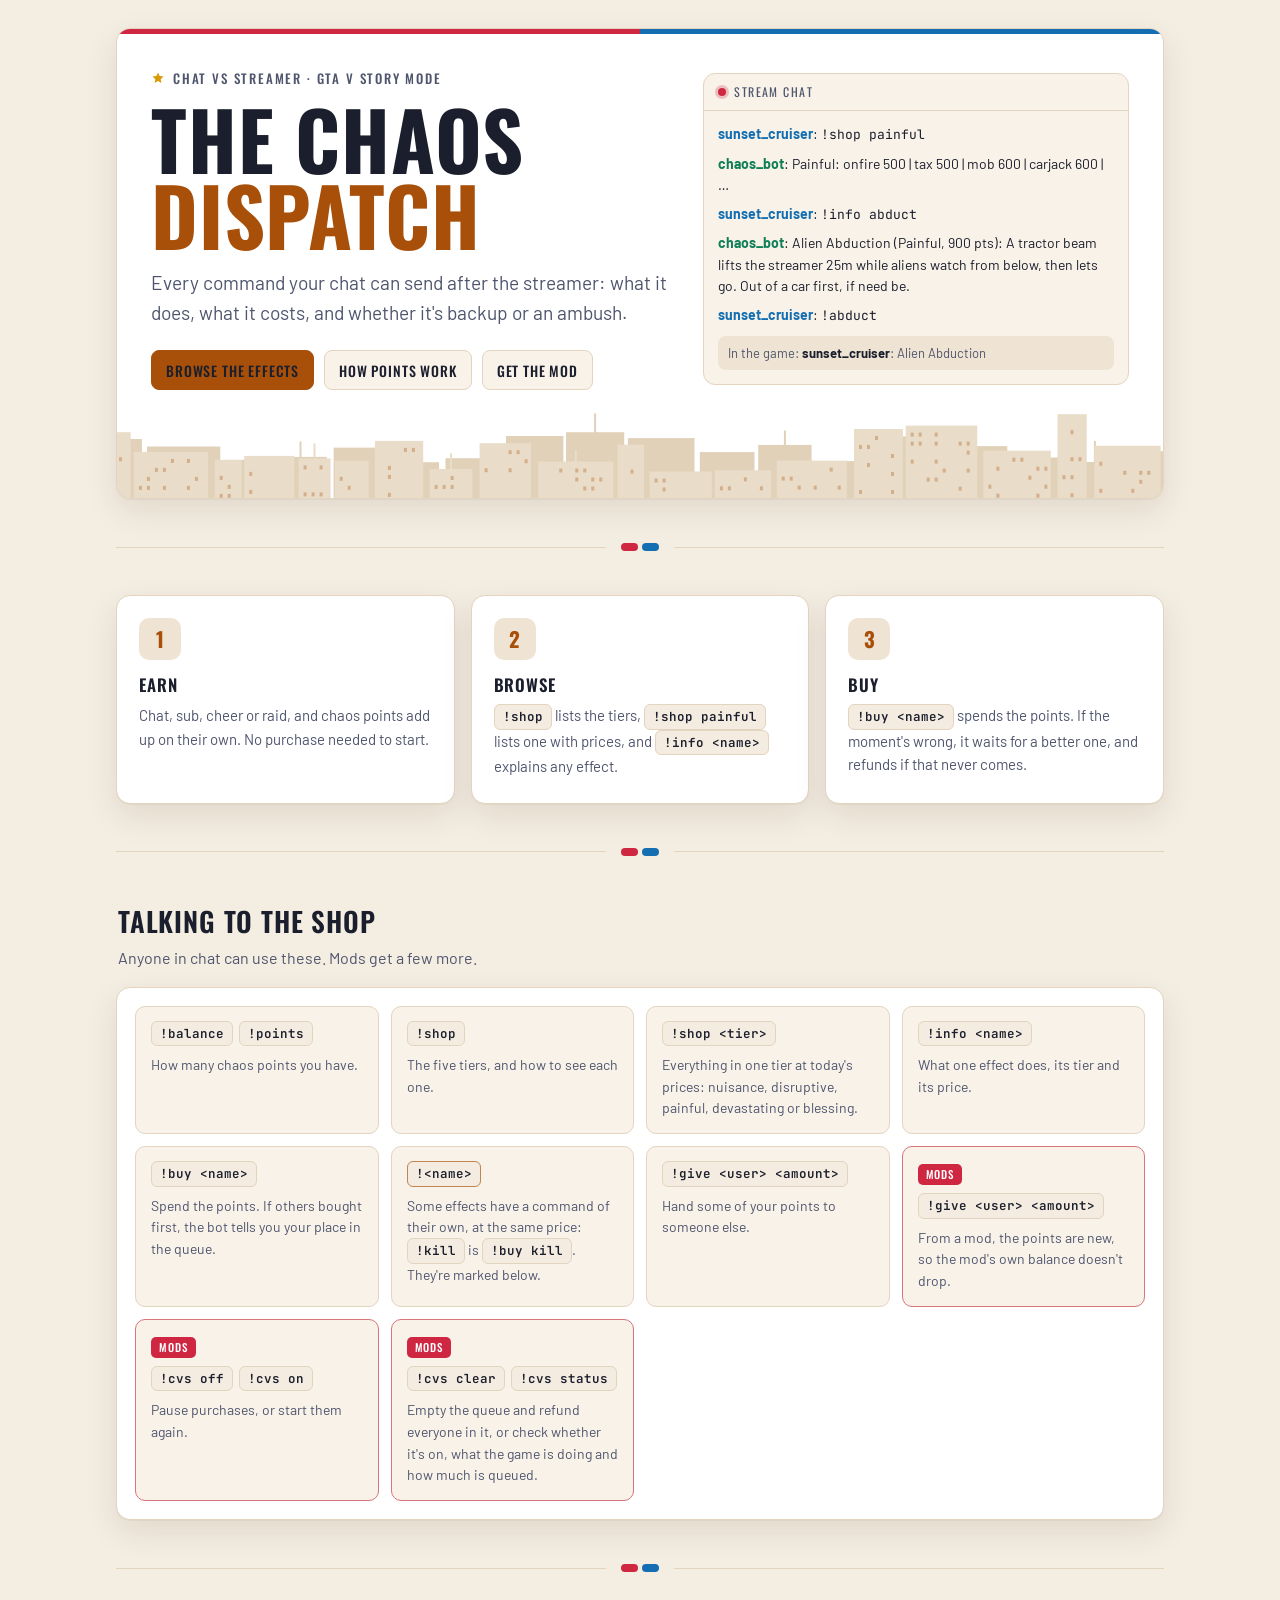
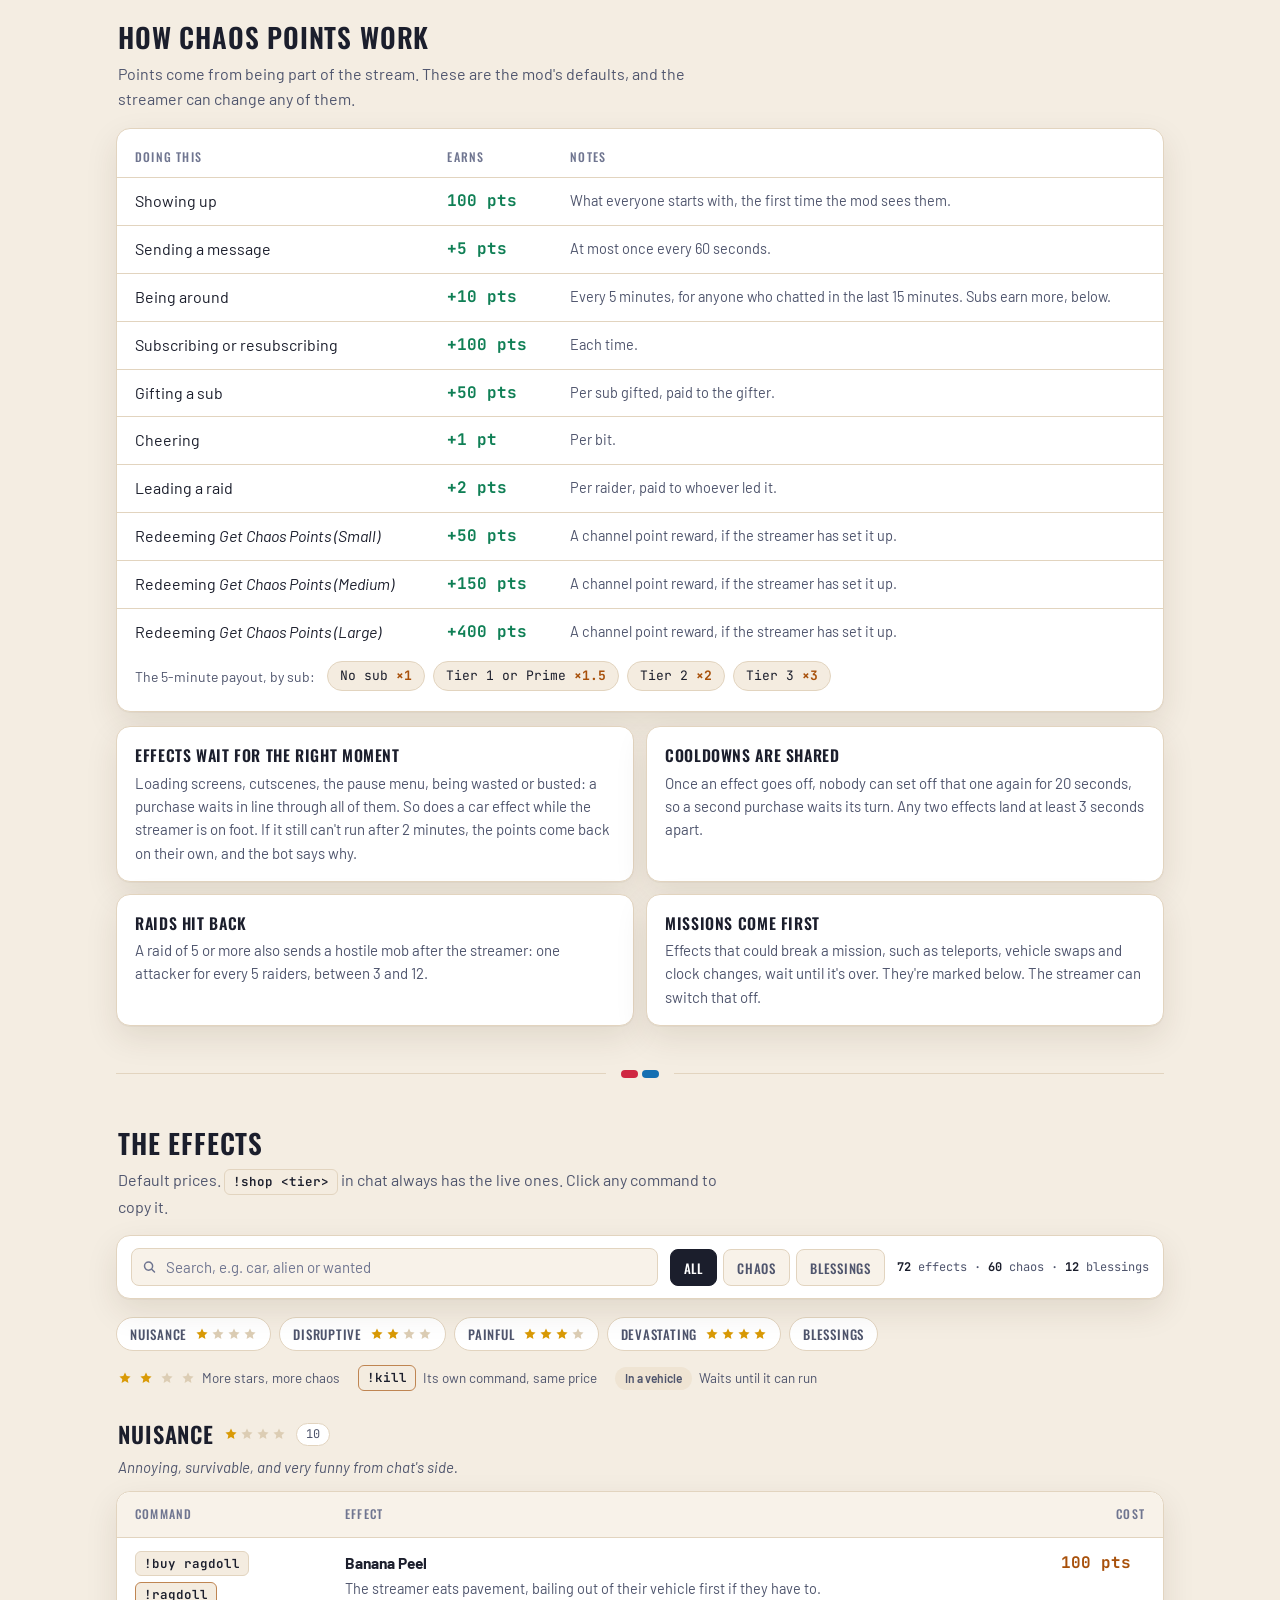
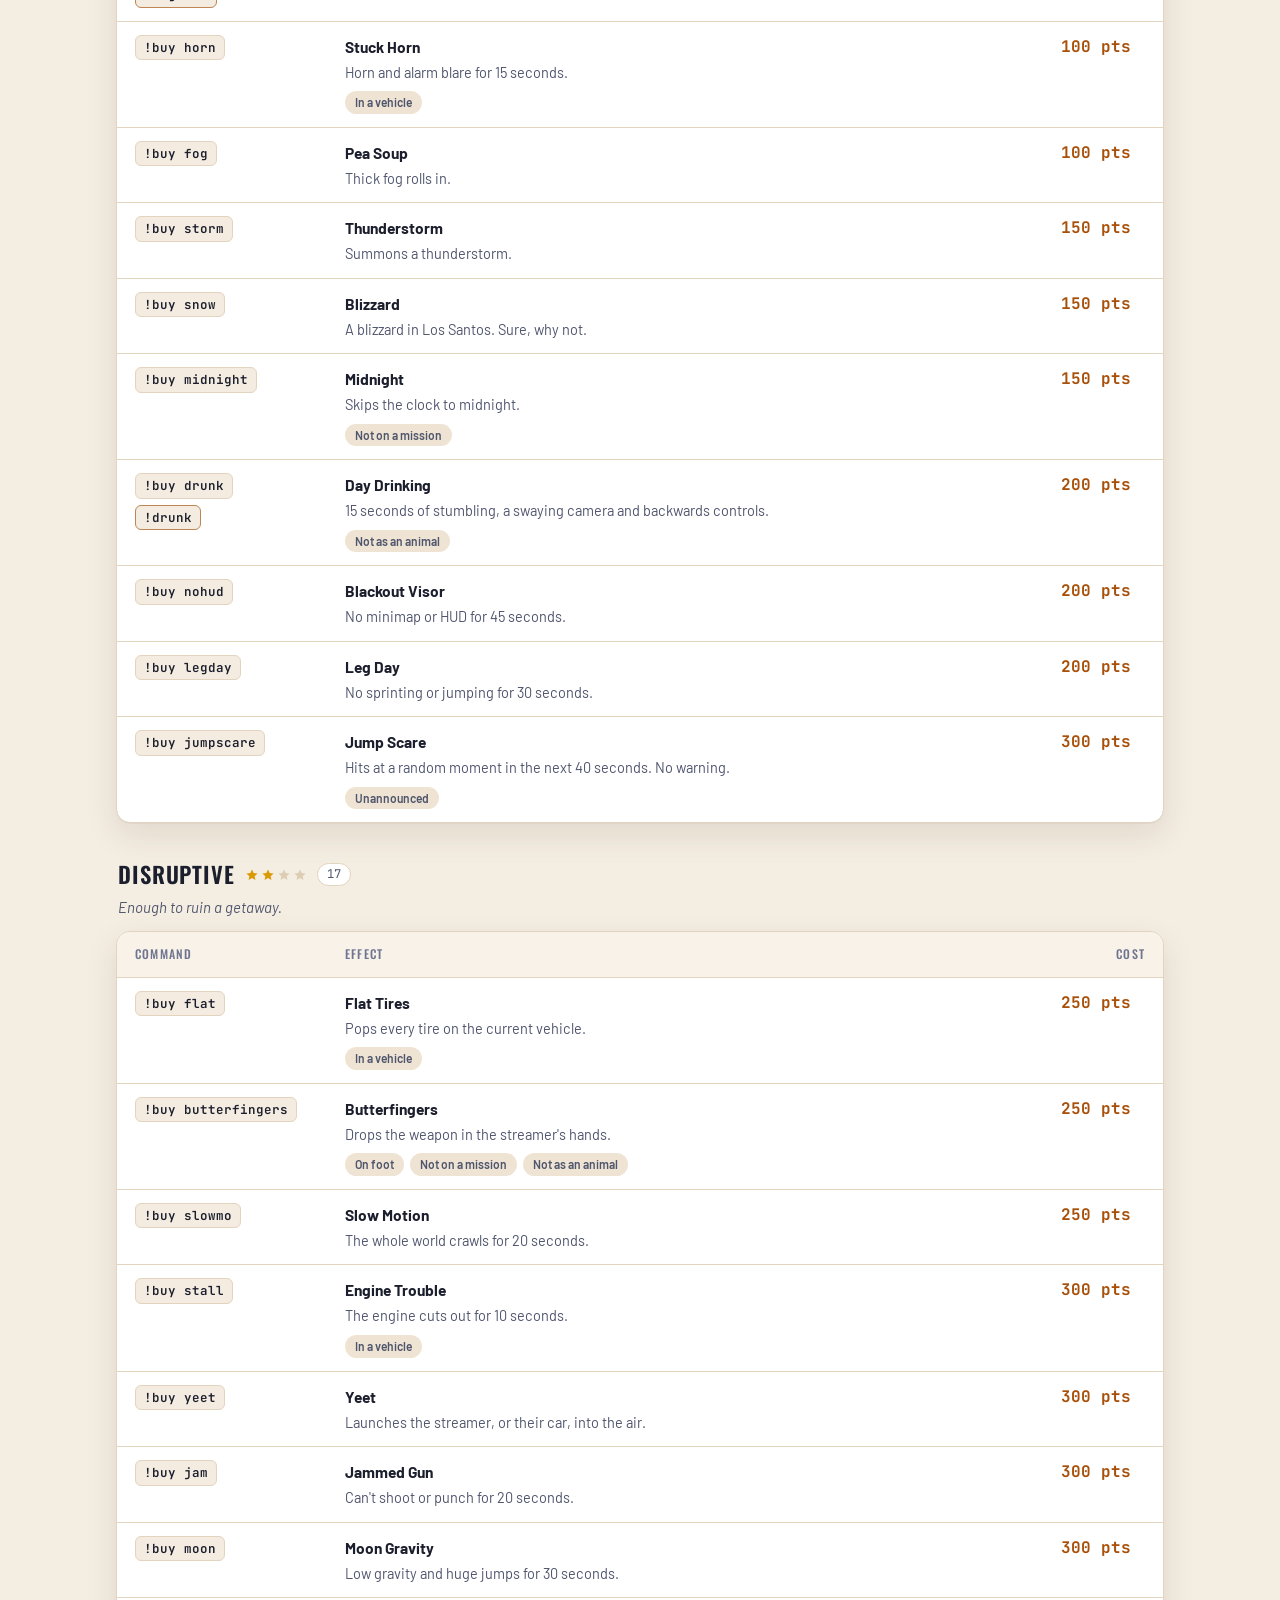
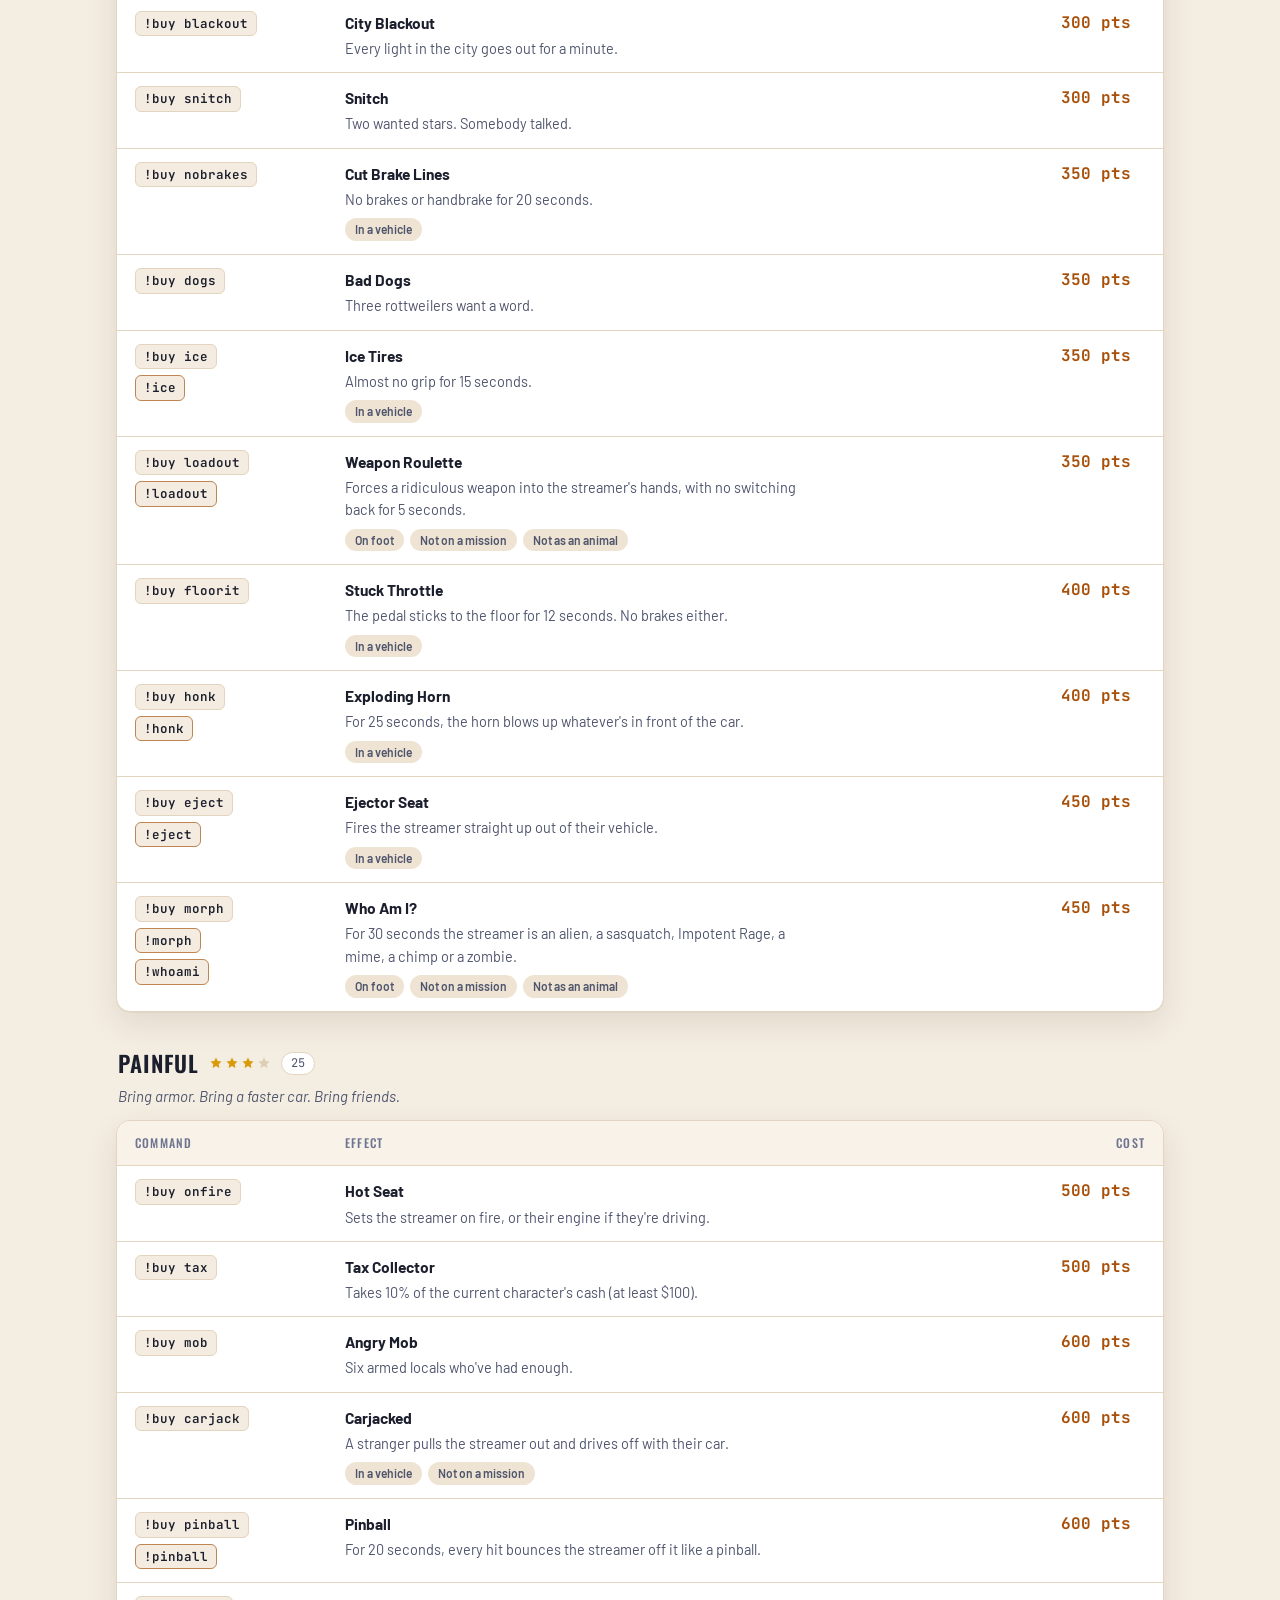
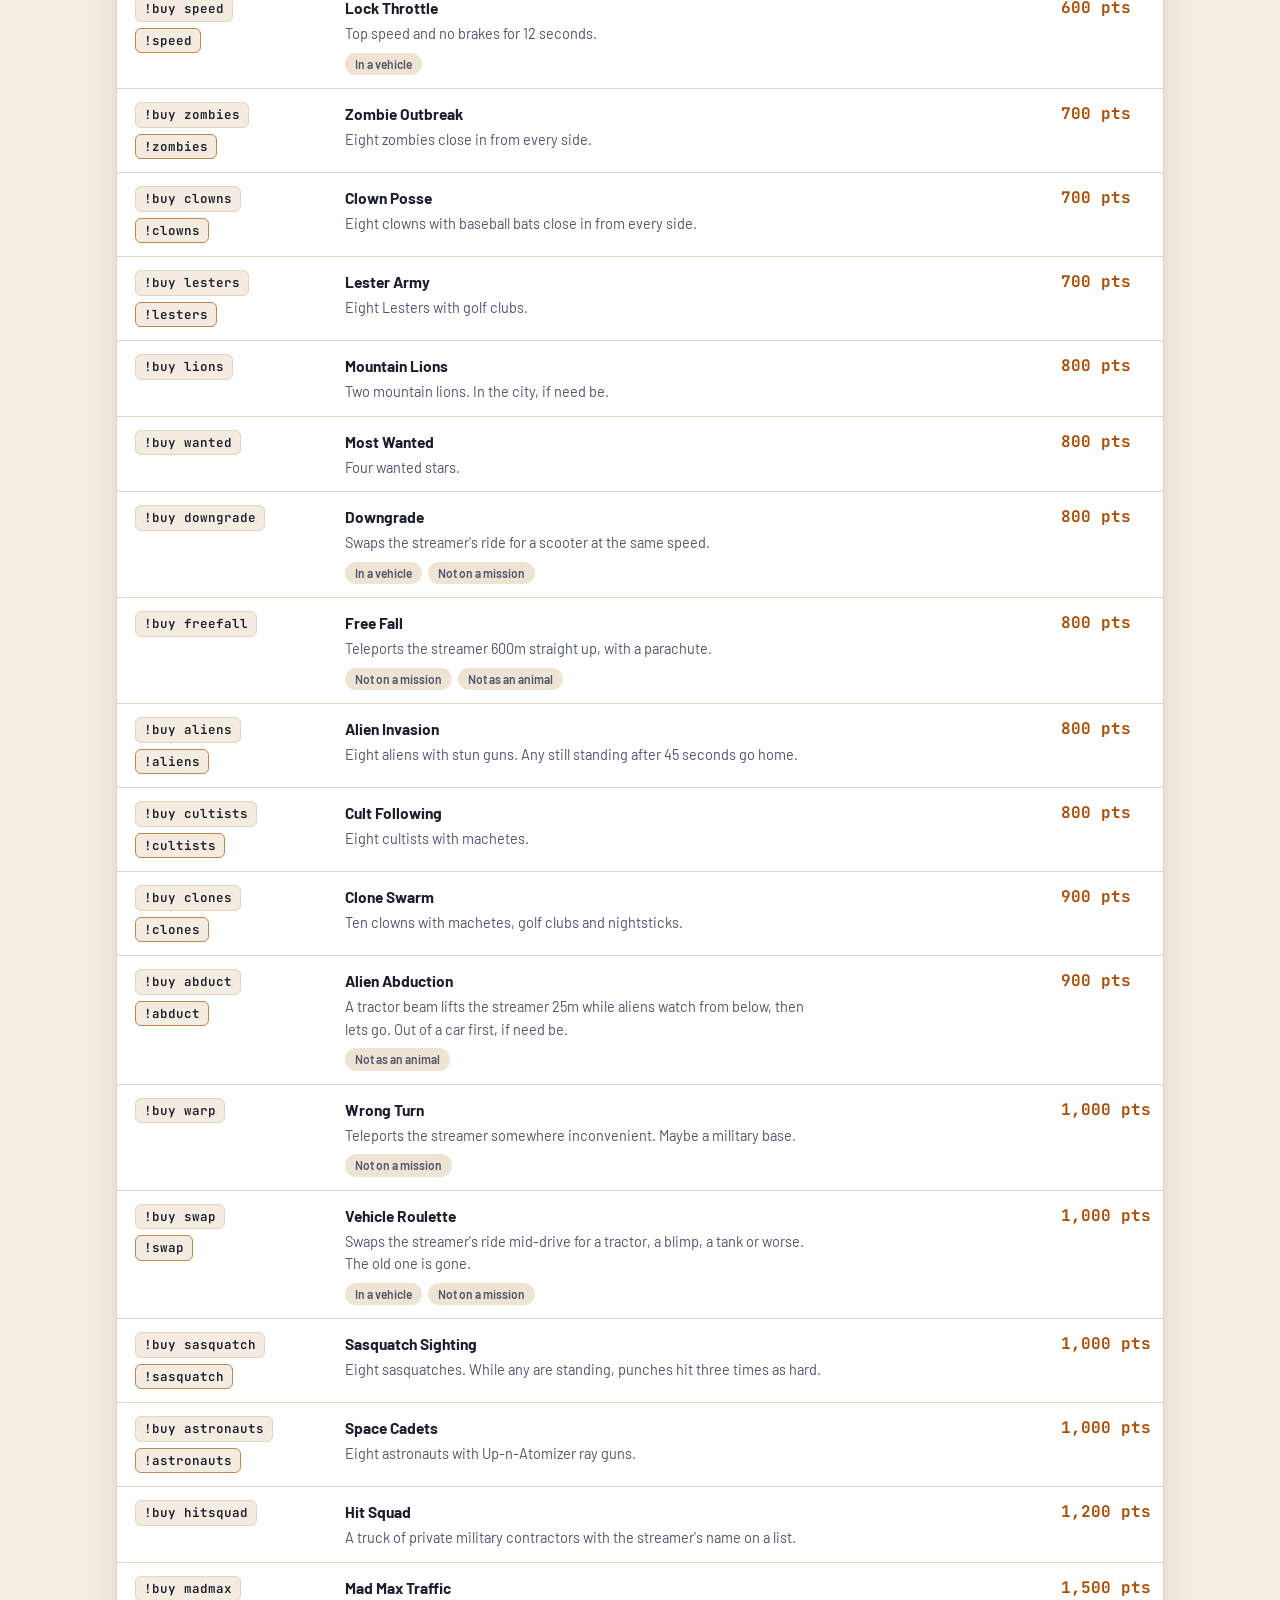
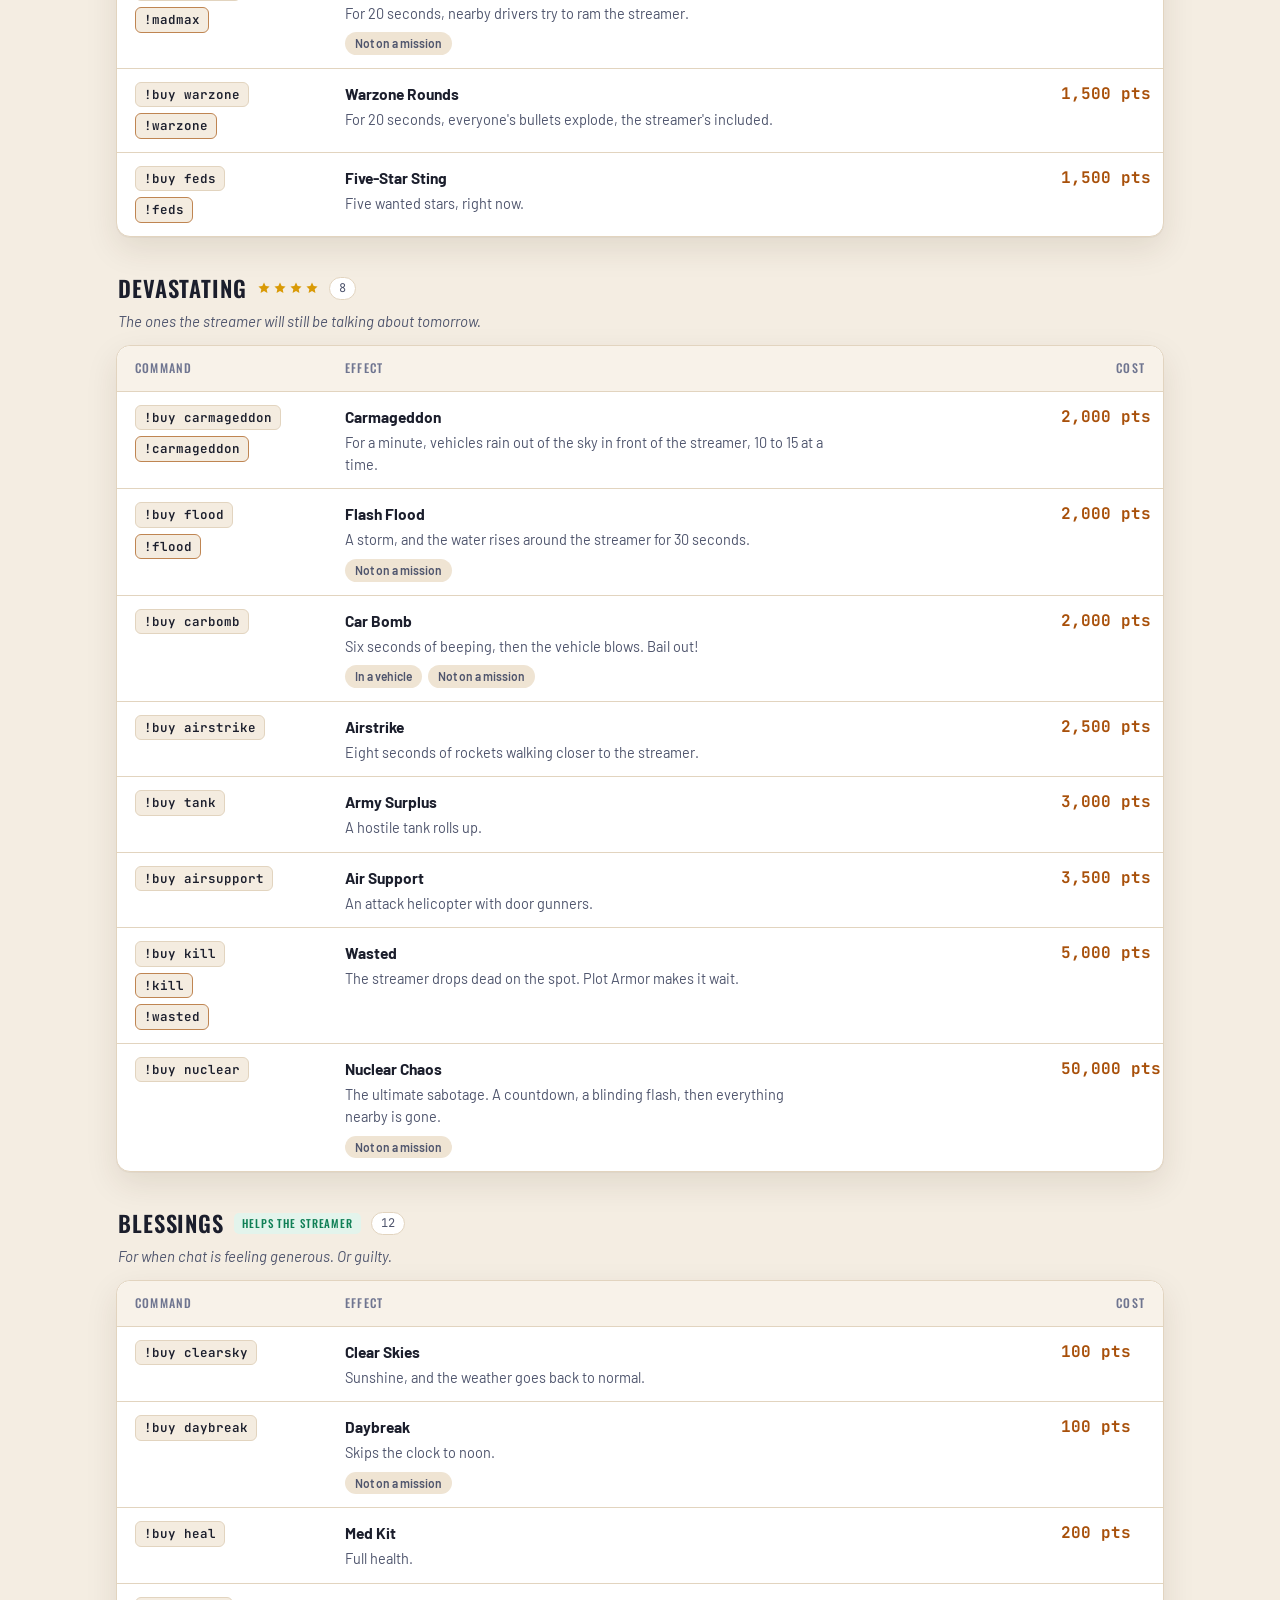
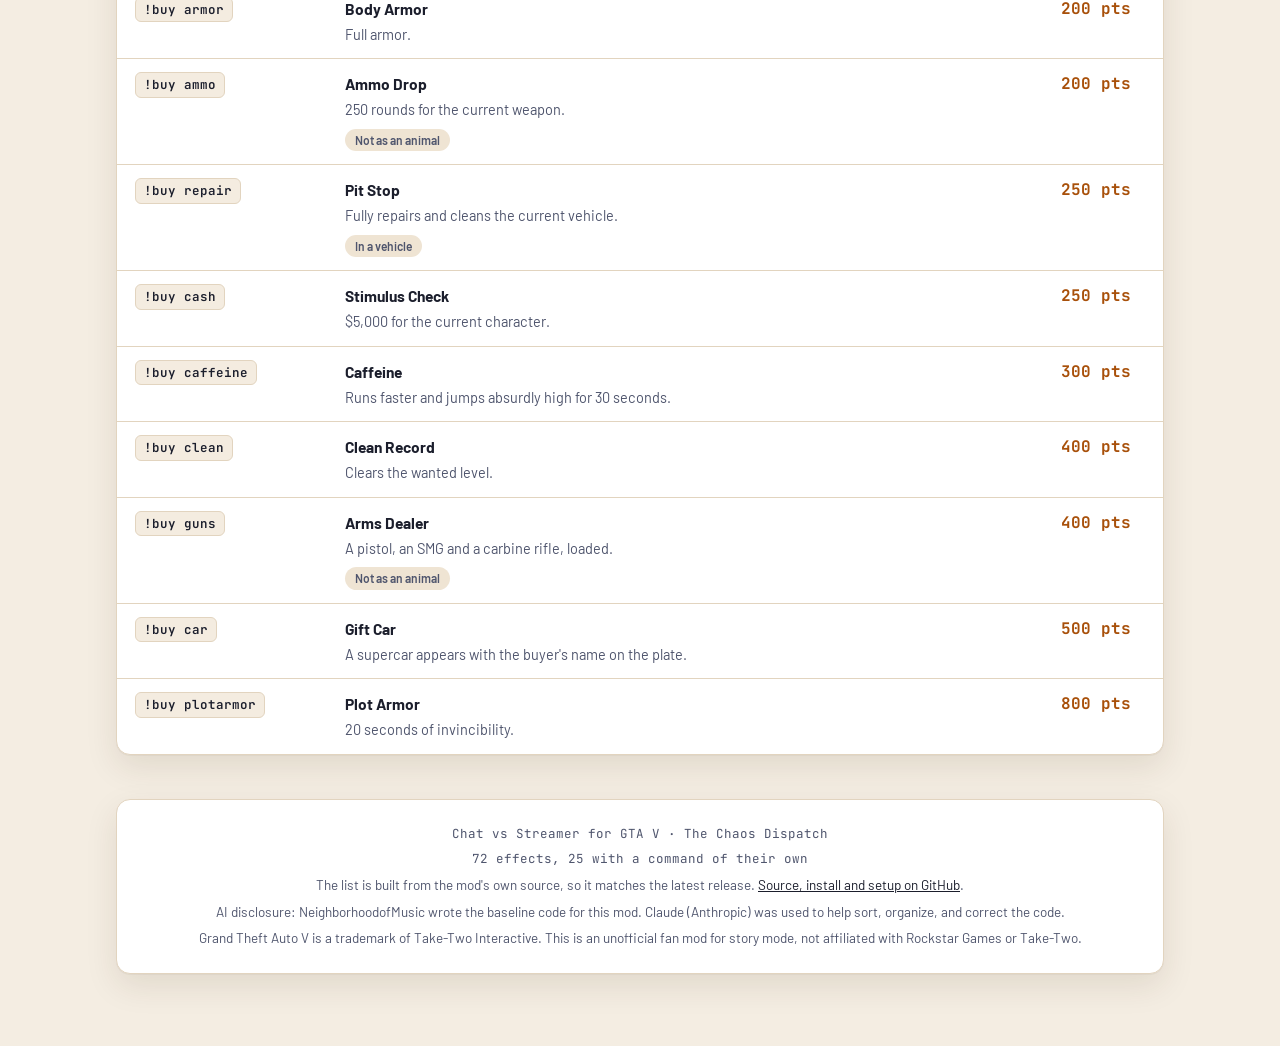
<file: docs/index.html>
<!DOCTYPE html>
<html lang="en">
<head>
<meta charset="UTF-8">
<meta name="viewport" content="width=device-width, initial-scale=1">
<title>The Chaos Dispatch</title>
<meta name="description" content="Every Chat vs Streamer command for GTA V story mode: what each effect does, what it costs, and how chat earns chaos points.">
<meta name="color-scheme" content="light dark">
<link rel="preconnect" href="https://fonts.googleapis.com">
<link rel="preconnect" href="https://fonts.gstatic.com" crossorigin>
<link href="https://fonts.googleapis.com/css2?family=Oswald:wght@500;600;700&family=Barlow:ital,wght@0,400;0,500;0,600;0,700;1,400&family=JetBrains+Mono:wght@400;600;700&display=swap" rel="stylesheet">

<!--
  The effects, prices and point rules on this page come from catalog.js, which
  tools/gen_commands_page.ps1 writes from the mod's source on every build. Edit the
  wording here, but change numbers and effects in the source.
-->

<style>
  :root {
    /* Golden hour: sun-bleached concrete and white panels. */
    --bg: #f4ede2;
    --glow-a: rgba(255, 150, 70, 0.42);
    --glow-b: rgba(255, 84, 112, 0.16);
    --panel: #ffffff;
    --panel-2: #f8f2e9;
    --panel-3: #efe4d3;
    --line: #e2d4bf;
    --text: #1b1e2c;
    --text-soft: #4f556d;
    --text-faint: #6f7590;
    --accent: #a8500a;
    --accent-glow: transparent;
    --red: #cf2742;
    --blue: #146fb2;
    --green: #0f7f55;
    --green-bg: #e3f4ec;
    --star: #d99a06;
    --star-off: #dccdb4;
    --chip: #f4ece0;
    --skyline: #e9dcc8;
    --skyline-2: #e1d1b9;
    --window: rgba(168, 80, 10, 0.32);
    --shadow: 0 1px 0 rgba(60, 40, 10, 0.04), 0 12px 32px rgba(60, 40, 10, 0.10);

    --font-display: 'Oswald', 'Arial Narrow', 'Segoe UI', sans-serif;
    --font-body: 'Barlow', 'Segoe UI', system-ui, sans-serif;
    --font-mono: 'JetBrains Mono', Consolas, 'Courier New', monospace;
  }

  /* After dark: navy, sodium lights and neon. */
  @media (prefers-color-scheme: dark) {
    :root:not([data-theme="light"]) {
      --bg: #0a0d1a;
      --glow-a: rgba(255, 120, 66, 0.20);
      --glow-b: rgba(120, 76, 255, 0.17);
      --panel: #131830;
      --panel-2: #1a2040;
      --panel-3: #232b52;
      --line: #2a3360;
      --text: #eef0fb;
      --text-soft: #a8afd4;
      --text-faint: #8a91b8;
      --accent: #ffb347;
      --accent-glow: rgba(255, 179, 71, 0.35);
      --red: #ff5470;
      --blue: #4cc9f0;
      --green: #3ddc97;
      --green-bg: rgba(61, 220, 151, 0.12);
      --star: #ffd166;
      --star-off: #343d6b;
      --chip: #1d2446;
      --skyline: #161c38;
      --skyline-2: #1c2346;
      --window: rgba(255, 179, 71, 0.55);
      --shadow: 0 14px 40px rgba(0, 0, 0, 0.45);
    }
  }
  :root[data-theme="dark"] {
    --bg: #0a0d1a;
    --glow-a: rgba(255, 120, 66, 0.20);
    --glow-b: rgba(120, 76, 255, 0.17);
    --panel: #131830;
    --panel-2: #1a2040;
    --panel-3: #232b52;
    --line: #2a3360;
    --text: #eef0fb;
    --text-soft: #a8afd4;
    --text-faint: #8a91b8;
    --accent: #ffb347;
    --accent-glow: rgba(255, 179, 71, 0.35);
    --red: #ff5470;
    --blue: #4cc9f0;
    --green: #3ddc97;
    --green-bg: rgba(61, 220, 151, 0.12);
    --star: #ffd166;
    --star-off: #343d6b;
    --chip: #1d2446;
    --skyline: #161c38;
    --skyline-2: #1c2346;
    --window: rgba(255, 179, 71, 0.55);
    --shadow: 0 14px 40px rgba(0, 0, 0, 0.45);
  }

  * { box-sizing: border-box; }
  html { scroll-behavior: smooth; }
  @media (prefers-reduced-motion: reduce) {
    html { scroll-behavior: auto; }
    *, *::before, *::after { animation: none !important; transition: none !important; }
  }

  body {
    margin: 0;
    background:
      radial-gradient(1100px 520px at 12% -8%, var(--glow-a), transparent 62%),
      radial-gradient(900px 480px at 92% -6%, var(--glow-b), transparent 62%),
      var(--bg);
    color: var(--text);
    font-family: var(--font-body);
    font-size: 16px;
    line-height: 1.55;
    -webkit-font-smoothing: antialiased;
  }
  a { color: inherit; }
  ::selection { background: var(--accent); color: #1b1e2c; }
  code, .mono { font-family: var(--font-mono); }

  .page { max-width: 1080px; margin: 0 auto; padding: 28px 16px 72px; }

  .panel {
    background: var(--panel);
    border: 1px solid var(--line);
    border-radius: 14px;
    box-shadow: var(--shadow);
  }

  .star { width: 14px; height: 14px; flex: none; color: var(--star); }
  .star.off { color: var(--star-off); }
  .stars { display: inline-flex; gap: 2px; align-items: center; }

  /* ---------- hero ---------- */

  .hero { position: relative; overflow: hidden; padding: 0; }
  .lightbar { height: 5px; background: linear-gradient(90deg, var(--red) 0 50%, var(--blue) 50% 100%); }
  .hero-inner {
    position: relative;
    z-index: 1;
    display: grid;
    grid-template-columns: minmax(0, 1.1fr) minmax(0, 0.9fr);
    gap: 32px;
    align-items: center;
    padding: 34px 34px 18px;
  }
  .eyebrow {
    display: flex;
    align-items: center;
    gap: 8px;
    font-family: var(--font-display);
    font-weight: 500;
    font-size: 13px;
    letter-spacing: 0.14em;
    text-transform: uppercase;
    color: var(--text-soft);
  }
  h1.title {
    font-family: var(--font-display);
    font-weight: 700;
    text-transform: uppercase;
    font-size: clamp(2.8rem, 7.4vw, 5rem);
    line-height: 0.95;
    letter-spacing: 0.01em;
    margin: 12px 0 16px;
  }
  h1.title .hot { display: block; color: var(--accent); text-shadow: 0 0 28px var(--accent-glow); }
  .dek { margin: 0; font-size: clamp(1.05rem, 2.1vw, 1.2rem); color: var(--text-soft); max-width: 52ch; text-wrap: pretty; }

  .hero-links { display: flex; flex-wrap: wrap; gap: 10px; margin-top: 22px; }
  .hero-links a {
    font-family: var(--font-display);
    font-weight: 500;
    font-size: 14px;
    letter-spacing: 0.06em;
    text-transform: uppercase;
    text-decoration: none;
    padding: 9px 14px 8px;
    border-radius: 8px;
    border: 1px solid var(--line);
    background: var(--panel-2);
    color: var(--text);
  }
  .hero-links a.primary { background: var(--accent); border-color: var(--accent); color: #1b1e2c; }
  .hero-links a:hover { border-color: var(--accent); }
  .hero-links a:focus-visible, .filter-btn:focus-visible, .cmd-chip:focus-visible, .search input:focus-visible, .catnav a:focus-visible {
    outline: 2px solid var(--blue);
    outline-offset: 2px;
  }

  .chatlog {
    background: var(--panel-2);
    border: 1px solid var(--line);
    border-radius: 12px;
    overflow: hidden;
    font-size: 14px;
  }
  .chatlog-head {
    display: flex;
    align-items: center;
    gap: 8px;
    padding: 9px 14px;
    border-bottom: 1px solid var(--line);
    font-family: var(--font-display);
    font-size: 12px;
    letter-spacing: 0.12em;
    text-transform: uppercase;
    color: var(--text-soft);
  }
  .live { width: 8px; height: 8px; border-radius: 50%; background: var(--red); box-shadow: 0 0 0 3px color-mix(in srgb, var(--red) 25%, transparent); animation: pulse 2s ease-in-out infinite; }
  @keyframes pulse { 50% { opacity: 0.45; } }
  .chatlog-body { padding: 12px 14px 14px; display: flex; flex-direction: column; gap: 7px; }
  .msg { margin: 0; overflow-wrap: anywhere; }
  .msg .who { font-weight: 700; }
  .msg .who.viewer { color: var(--blue); }
  .msg .who.bot { color: var(--green); }
  .msg code { font-size: 13px; }
  .msg.feed {
    margin-top: 3px;
    padding: 7px 10px;
    border-radius: 8px;
    background: var(--panel-3);
    font-size: 13px;
    color: var(--text-soft);
  }
  .msg.feed b { color: var(--text); }

  .skyline { display: block; width: 100%; height: 96px; margin-top: -6px; }

  /* ---------- sections ---------- */

  .divider { display: flex; align-items: center; gap: 14px; margin: 40px 0; }
  .divider .line { flex: 1; height: 1px; background: var(--line); }
  .divider svg { flex: none; }

  .block-head { margin: 0 0 16px; padding: 0 2px; }
  .block-head h2 {
    font-family: var(--font-display);
    font-weight: 600;
    text-transform: uppercase;
    letter-spacing: 0.03em;
    font-size: 1.7rem;
    margin: 0 0 4px;
  }
  .block-head p { margin: 0; color: var(--text-soft); max-width: 68ch; }

  .steps { display: grid; grid-template-columns: repeat(3, minmax(0, 1fr)); gap: 16px; }
  .step { padding: 22px 22px 24px; }
  .step-num {
    width: 42px; height: 42px;
    display: grid; place-items: center;
    border-radius: 10px;
    background: var(--panel-3);
    font-family: var(--font-display);
    font-weight: 700;
    font-size: 1.3rem;
    color: var(--accent);
    margin-bottom: 12px;
  }
  .step h3 { font-family: var(--font-display); font-weight: 600; text-transform: uppercase; letter-spacing: 0.05em; font-size: 1.05rem; margin: 0 0 6px; }
  .step p { margin: 0; color: var(--text-soft); font-size: 15px; }

  .meta-grid { display: grid; grid-template-columns: repeat(auto-fill, minmax(230px, 1fr)); gap: 12px; padding: 18px; }
  .meta-card { background: var(--panel-2); border: 1px solid var(--line); border-radius: 10px; padding: 14px 15px; }
  .meta-card .cmds { display: flex; flex-wrap: wrap; gap: 6px; margin-bottom: 8px; }
  .meta-card p { margin: 0; font-size: 14px; color: var(--text-soft); }
  .meta-card.mod { border-color: color-mix(in srgb, var(--red) 55%, var(--line)); }
  .badge-mod {
    display: inline-block;
    font-family: var(--font-display);
    font-weight: 500;
    font-size: 11px;
    letter-spacing: 0.08em;
    text-transform: uppercase;
    background: var(--red);
    color: #fff;
    padding: 2px 8px;
    border-radius: 5px;
    margin-bottom: 8px;
  }

  /* ---------- chips ---------- */

  .cmd-chip {
    font-family: var(--font-mono);
    font-size: 12.5px;
    font-weight: 600;
    white-space: nowrap;
    display: inline-flex;
    align-items: center;
    gap: 6px;
    background: var(--chip);
    border: 1px solid var(--line);
    border-radius: 6px;
    padding: 3px 8px;
    color: var(--text);
    line-height: 1.4;
  }
  button.cmd-chip { cursor: copy; }
  button.cmd-chip:hover { border-color: var(--accent); }
  .cmd-chip.short { border-color: color-mix(in srgb, var(--accent) 60%, var(--line)); }
  .cmd-chip.copied::after { content: "copied"; font-family: var(--font-body); font-weight: 600; font-size: 11px; color: var(--green); }

  /* ---------- points ---------- */

  .points-panel { padding: 8px 0 4px; }
  .table-scroll { overflow-x: auto; }
  table { width: 100%; border-collapse: collapse; }
  table.econ th, table.econ td { text-align: left; padding: 11px 18px; border-bottom: 1px solid var(--line); vertical-align: top; }
  table.econ th {
    font-family: var(--font-display);
    font-weight: 500;
    font-size: 12px;
    letter-spacing: 0.1em;
    text-transform: uppercase;
    color: var(--text-faint);
  }
  table.econ tbody tr:last-child td { border-bottom: none; }
  td.pts { font-family: var(--font-mono); font-weight: 700; white-space: nowrap; color: var(--green); }
  td.note { color: var(--text-soft); font-size: 14.5px; }

  .mult-row { display: flex; flex-wrap: wrap; gap: 8px; padding: 6px 18px 16px; align-items: center; }
  .mult-row .label { font-size: 14px; color: var(--text-soft); margin-right: 4px; }
  .mchip { font-family: var(--font-mono); font-size: 13px; background: var(--chip); border: 1px solid var(--line); border-radius: 999px; padding: 4px 12px; }
  .mchip b { color: var(--accent); }

  .callouts { display: grid; grid-template-columns: repeat(2, minmax(0, 1fr)); gap: 12px; margin-top: 14px; }
  .callout { padding: 16px 18px; font-size: 15px; color: var(--text-soft); }
  .callout strong { display: block; color: var(--text); font-family: var(--font-display); font-weight: 600; text-transform: uppercase; letter-spacing: 0.04em; font-size: 0.98rem; margin-bottom: 4px; }

  /* ---------- toolbar ---------- */

  .toolbar-wrap { position: sticky; top: 10px; z-index: 5; margin-bottom: 18px; }
  .toolbar { display: flex; flex-wrap: wrap; gap: 12px; align-items: center; padding: 12px 14px; }
  .search { position: relative; flex: 1 1 240px; min-width: 200px; }
  .search svg { position: absolute; left: 11px; top: 50%; transform: translateY(-50%); width: 15px; height: 15px; color: var(--text-faint); pointer-events: none; }
  .search input {
    width: 100%;
    font-family: var(--font-body);
    font-size: 15px;
    padding: 9px 12px 9px 34px;
    border-radius: 8px;
    border: 1px solid var(--line);
    background: var(--panel-2);
    color: var(--text);
  }
  .search input::placeholder { color: var(--text-faint); }
  .filters { display: flex; gap: 6px; }
  .filter-btn {
    font-family: var(--font-display);
    font-weight: 500;
    font-size: 13px;
    letter-spacing: 0.06em;
    text-transform: uppercase;
    padding: 8px 13px 7px;
    border-radius: 8px;
    border: 1px solid var(--line);
    background: var(--panel-2);
    color: var(--text-soft);
    cursor: pointer;
  }
  .filter-btn:hover { color: var(--text); }
  .filter-btn[aria-pressed="true"] { background: var(--text); border-color: var(--text); color: var(--panel); }
  .stat-line { font-family: var(--font-mono); font-size: 12px; color: var(--text-soft); }
  .stat-line b { color: var(--text); }

  .catnav { display: flex; flex-wrap: wrap; gap: 8px; margin: 0 0 14px; }
  .catnav a {
    display: inline-flex;
    align-items: center;
    gap: 8px;
    font-family: var(--font-display);
    font-weight: 500;
    font-size: 13px;
    letter-spacing: 0.06em;
    text-transform: uppercase;
    text-decoration: none;
    color: var(--text-soft);
    background: var(--panel);
    border: 1px solid var(--line);
    border-radius: 999px;
    padding: 6px 13px;
  }
  .catnav a:hover { color: var(--text); border-color: var(--accent); }

  .legend { display: flex; flex-wrap: wrap; gap: 8px 18px; font-size: 13.5px; color: var(--text-soft); margin: 0 0 26px; padding: 0 2px; }
  .legend span { display: inline-flex; align-items: center; gap: 7px; }

  /* ---------- the effects ---------- */

  .tier { margin-bottom: 34px; scroll-margin-top: 96px; }
  .tier-head { display: flex; align-items: center; flex-wrap: wrap; gap: 10px; margin-bottom: 4px; padding: 0 2px; }
  .tier-head h3 { font-family: var(--font-display); font-weight: 600; text-transform: uppercase; letter-spacing: 0.04em; font-size: 1.4rem; margin: 0; }
  .count { font-family: var(--font-mono); font-size: 12px; color: var(--text-soft); border: 1px solid var(--line); border-radius: 999px; padding: 1px 9px; background: var(--panel); }
  .blessing-badge { font-family: var(--font-display); font-weight: 500; font-size: 11px; letter-spacing: 0.08em; text-transform: uppercase; color: var(--green); background: var(--green-bg); border-radius: 5px; padding: 2px 8px; }
  .tier-blurb { margin: 0 0 12px; padding: 0 2px; color: var(--text-soft); font-size: 15px; font-style: italic; }

  /* Fixed widths, so the columns line up from one tier to the next. */
  table.fx { table-layout: fixed; }
  table.fx th.cmd-head { width: 210px; }
  table.fx th.cost-head { width: 120px; }
  table.fx th, table.fx td { text-align: left; padding: 13px 18px; border-bottom: 1px solid var(--line); vertical-align: top; }
  table.fx thead th {
    font-family: var(--font-display);
    font-weight: 500;
    font-size: 12px;
    letter-spacing: 0.1em;
    text-transform: uppercase;
    color: var(--text-faint);
    background: var(--panel-2);
  }
  table.fx thead th:first-child { border-top-left-radius: 14px; }
  table.fx thead th:last-child { border-top-right-radius: 14px; }
  table.fx tbody tr:last-child td { border-bottom: none; }
  table.fx tbody tr:hover { background: var(--panel-2); }
  table.fx tbody tr { scroll-margin-top: 110px; }
  table.fx tbody tr:target { background: color-mix(in srgb, var(--accent) 14%, var(--panel)); }
  .is-hidden { display: none !important; }

  .cmd-stack { display: flex; flex-direction: column; align-items: flex-start; gap: 6px; }
  .fx-name { font-weight: 700; font-size: 15.5px; margin-bottom: 2px; }
  .fx-desc { color: var(--text-soft); font-size: 14.5px; max-width: 60ch; }
  .needs { display: flex; flex-wrap: wrap; gap: 6px; margin-top: 8px; }
  .need {
    font-size: 12px;
    font-weight: 600;
    color: var(--text-soft);
    background: var(--panel-3);
    border-radius: 999px;
    padding: 2px 10px;
    cursor: help;
  }
  td.cost { font-family: var(--font-mono); font-weight: 700; white-space: nowrap; color: var(--accent); text-align: right; }
  table.fx thead th.cost-head { text-align: right; }

  .empty-state { display: none; text-align: center; padding: 36px 24px; color: var(--text-soft); }
  .empty-state.is-visible { display: block; }

  footer { margin-top: 44px; padding: 24px 22px; text-align: center; color: var(--text-soft); font-size: 13.5px; display: flex; flex-direction: column; gap: 6px; }
  footer .mono { font-size: 12.5px; }
  footer a { color: var(--text); }

  @media (max-width: 820px) {
    .hero-inner { grid-template-columns: 1fr; padding: 26px 20px 12px; gap: 22px; }
    .steps, .callouts { grid-template-columns: 1fr; }
    .toolbar-wrap { position: static; }
    table.fx thead { display: none; }
    table.fx, table.fx tbody, table.fx tr, table.fx td { display: block; width: 100%; }
    table.fx tr { padding: 14px 16px; border-bottom: 1px solid var(--line); }
    table.fx tbody tr:last-child { border-bottom: none; }
    table.fx td { padding: 0; border: none; }
    td.cmd-col { margin-bottom: 8px; }
    .cmd-stack { flex-direction: row; flex-wrap: wrap; }
    td.cost { text-align: left; margin-top: 8px; }
    table.econ th, table.econ td { padding: 10px 14px; }
  }
</style>
</head>
<body>

<svg width="0" height="0" style="position:absolute" aria-hidden="true">
  <symbol id="i-star" viewBox="0 0 24 24"><path fill="currentColor" d="M12 2.6l2.85 6.08 6.65.78-4.92 4.55 1.3 6.57L12 17.32 6.12 20.58l1.3-6.57L2.5 9.46l6.65-.78z"/></symbol>
  <symbol id="i-search" viewBox="0 0 24 24"><path fill="none" stroke="currentColor" stroke-width="2.4" stroke-linecap="round" d="M10.5 17a6.5 6.5 0 1 1 0-13 6.5 6.5 0 0 1 0 13zm5-1.5L20 20"/></symbol>
  <symbol id="i-lights" viewBox="0 0 40 16"><rect x="1" y="4" width="17" height="8" rx="4" fill="var(--red)"/><rect x="22" y="4" width="17" height="8" rx="4" fill="var(--blue)"/></symbol>
</svg>

<div class="page">

  <header class="panel hero">
    <div class="lightbar" aria-hidden="true"></div>
    <div class="hero-inner">
      <div>
        <div class="eyebrow"><svg class="star"><use href="#i-star"/></svg> Chat vs Streamer &middot; GTA V story mode</div>
        <h1 class="title">The Chaos <span class="hot">Dispatch</span></h1>
        <p class="dek">Every command your chat can send after the streamer: what it does, what it costs, and whether it's backup or an ambush.</p>
        <nav class="hero-links" aria-label="On this page">
          <a class="primary" href="#effects">Browse the effects</a>
          <a href="#points">How points work</a>
          <a href="https://github.com/musicman0917/ChatVsStreamer-GTAV">Get the mod</a>
        </nav>
      </div>
      <div class="chatlog" aria-label="An example in chat">
        <div class="chatlog-head"><span class="live"></span> Stream chat</div>
        <div class="chatlog-body" id="chat-demo"></div>
      </div>
    </div>
    <svg class="skyline" id="skyline" viewBox="0 0 1080 96" preserveAspectRatio="xMidYMax slice" aria-hidden="true"></svg>
  </header>

  <div class="divider" aria-hidden="true"><span class="line"></span><svg width="40" height="16"><use href="#i-lights"/></svg><span class="line"></span></div>

  <section class="steps" aria-label="How the shop works">
    <div class="panel step">
      <div class="step-num">1</div>
      <h3>Earn</h3>
      <p>Chat, sub, cheer or raid, and chaos points add up on their own. No purchase needed to start.</p>
    </div>
    <div class="panel step">
      <div class="step-num">2</div>
      <h3>Browse</h3>
      <p><span class="cmd-chip">!shop</span> lists the tiers, <span class="cmd-chip">!shop painful</span> lists one with prices, and <span class="cmd-chip">!info &lt;name&gt;</span> explains any effect.</p>
    </div>
    <div class="panel step">
      <div class="step-num">3</div>
      <h3>Buy</h3>
      <p><span class="cmd-chip">!buy &lt;name&gt;</span> spends the points. If the moment's wrong, it waits for a better one, and refunds if that never comes.</p>
    </div>
  </section>

  <div class="divider" aria-hidden="true"><span class="line"></span><svg width="40" height="16"><use href="#i-lights"/></svg><span class="line"></span></div>

  <section id="talk">
    <div class="block-head">
      <h2>Talking to the shop</h2>
      <p>Anyone in chat can use these. Mods get a few more.</p>
    </div>
    <div class="panel meta-grid">
      <div class="meta-card">
        <div class="cmds"><span class="cmd-chip">!balance</span><span class="cmd-chip">!points</span></div>
        <p>How many chaos points you have.</p>
      </div>
      <div class="meta-card">
        <div class="cmds"><span class="cmd-chip">!shop</span></div>
        <p>The five tiers, and how to see each one.</p>
      </div>
      <div class="meta-card">
        <div class="cmds"><span class="cmd-chip">!shop &lt;tier&gt;</span></div>
        <p>Everything in one tier at today's prices: nuisance, disruptive, painful, devastating or blessing.</p>
      </div>
      <div class="meta-card">
        <div class="cmds"><span class="cmd-chip">!info &lt;name&gt;</span></div>
        <p>What one effect does, its tier and its price.</p>
      </div>
      <div class="meta-card">
        <div class="cmds"><span class="cmd-chip">!buy &lt;name&gt;</span></div>
        <p>Spend the points. If others bought first, the bot tells you your place in the queue.</p>
      </div>
      <div class="meta-card">
        <div class="cmds"><span class="cmd-chip short">!&lt;name&gt;</span></div>
        <p id="shortcut-note">Some effects have a command of their own, at the same price. They're marked below.</p>
      </div>
      <div class="meta-card">
        <div class="cmds"><span class="cmd-chip">!give &lt;user&gt; &lt;amount&gt;</span></div>
        <p>Hand some of your points to someone else.</p>
      </div>
      <div class="meta-card mod">
        <span class="badge-mod">Mods</span>
        <div class="cmds"><span class="cmd-chip">!give &lt;user&gt; &lt;amount&gt;</span></div>
        <p>From a mod, the points are new, so the mod's own balance doesn't drop.</p>
      </div>
      <div class="meta-card mod">
        <span class="badge-mod">Mods</span>
        <div class="cmds"><span class="cmd-chip">!cvs off</span><span class="cmd-chip">!cvs on</span></div>
        <p>Pause purchases, or start them again.</p>
      </div>
      <div class="meta-card mod">
        <span class="badge-mod">Mods</span>
        <div class="cmds"><span class="cmd-chip">!cvs clear</span><span class="cmd-chip">!cvs status</span></div>
        <p>Empty the queue and refund everyone in it, or check whether it's on, what the game is doing and how much is queued.</p>
      </div>
    </div>
  </section>

  <div class="divider" aria-hidden="true"><span class="line"></span><svg width="40" height="16"><use href="#i-lights"/></svg><span class="line"></span></div>

  <section id="points">
    <div class="block-head">
      <h2>How chaos points work</h2>
      <p>Points come from being part of the stream. These are the mod's defaults, and the streamer can change any of them.</p>
    </div>
    <div class="panel points-panel">
      <div class="table-scroll">
        <table class="econ">
          <thead><tr><th>Doing this</th><th>Earns</th><th>Notes</th></tr></thead>
          <tbody id="earn-rows"></tbody>
        </table>
      </div>
      <div class="mult-row" id="mult-row"></div>
    </div>
    <div class="callouts" id="callouts"></div>
  </section>

  <div class="divider" aria-hidden="true"><span class="line"></span><svg width="40" height="16"><use href="#i-lights"/></svg><span class="line"></span></div>

  <section id="effects">
    <div class="block-head">
      <h2>The effects</h2>
      <p>Default prices. <span class="cmd-chip">!shop &lt;tier&gt;</span> in chat always has the live ones. Click any command to copy it.</p>
    </div>

    <div class="toolbar-wrap">
      <div class="panel toolbar">
        <label class="search">
          <svg aria-hidden="true"><use href="#i-search"/></svg>
          <input type="search" id="search" placeholder="Search, e.g. car, alien or wanted" autocomplete="off" spellcheck="false" aria-label="Search the effects">
        </label>
        <div class="filters" role="group" aria-label="Show">
          <button class="filter-btn" data-kind="all" aria-pressed="true">All</button>
          <button class="filter-btn" data-kind="chaos" aria-pressed="false">Chaos</button>
          <button class="filter-btn" data-kind="blessing" aria-pressed="false">Blessings</button>
        </div>
        <span class="stat-line" id="stat-line" aria-live="polite"></span>
      </div>
    </div>

    <nav class="catnav" id="catnav" aria-label="Jump to a tier"></nav>

    <div class="legend" id="legend">
      <span><span class="stars" id="legend-stars"></span> More stars, more chaos</span>
      <span><span class="cmd-chip short">!kill</span> Its own command, same price</span>
      <span><span class="need">In a vehicle</span> Waits until it can run</span>
    </div>

    <div id="ledger"></div>
    <p class="panel empty-state" id="empty-state">Nothing matches that. Try <span class="cmd-chip">!shop</span> in chat for the live list.</p>
  </section>

  <footer class="panel">
    <span class="mono">Chat vs Streamer for GTA V &middot; The Chaos Dispatch</span>
    <span class="mono" id="footer-count"></span>
    <span>The list is built from the mod's own source, so it matches the latest release. <a href="https://github.com/musicman0917/ChatVsStreamer-GTAV">Source, install and setup on GitHub</a>.</span>
    <span id="ai-disclosure">AI disclosure: NeighborhoodofMusic wrote the baseline code for this mod. Claude (Anthropic) was used to help sort, organize, and correct the code.</span>
    <span>Grand Theft Auto V is a trademark of Take-Two Interactive. This is an unofficial fan mod for story mode, not affiliated with Rockstar Games or Take-Two.</span>
  </footer>

</div>

<script src="catalog.js"></script>
<script>
(function () {
  'use strict';

  const TIERS = [
    { key: 'Nuisance', label: 'Nuisance', stars: 1, kind: 'chaos', blurb: "Annoying, survivable, and very funny from chat's side." },
    { key: 'Disruptive', label: 'Disruptive', stars: 2, kind: 'chaos', blurb: 'Enough to ruin a getaway.' },
    { key: 'Painful', label: 'Painful', stars: 3, kind: 'chaos', blurb: 'Bring armor. Bring a faster car. Bring friends.' },
    { key: 'Devastating', label: 'Devastating', stars: 4, kind: 'chaos', blurb: "The ones the streamer will still be talking about tomorrow." },
    { key: 'Blessing', label: 'Blessings', stars: 0, kind: 'blessing', blurb: 'For when chat is feeling generous. Or guilty.' },
  ];
  const MAX_STARS = 4;

  const NEEDS = {
    vehicle: { label: 'In a vehicle', title: 'Waits until the streamer is in a vehicle.' },
    foot: { label: 'On foot', title: 'Waits until the streamer is out of any vehicle.' },
    mission: { label: 'Not on a mission', title: 'Waits for a mission to end, because it could break one. The streamer can turn this off.' },
    human: { label: 'Not as an animal', title: "Waits while the streamer is an animal, which can't hold a weapon or a parachute." },
    silent: { label: 'Unannounced', title: 'No alert in the game or on the overlay, so it lands as a surprise.' },
  };

  const $ = (id) => document.getElementById(id);
  const esc = (s) => String(s).replace(/[&<>"']/g, (c) => ({ '&': '&amp;', '<': '&lt;', '>': '&gt;', '"': '&quot;', "'": '&#39;' }[c]));
  const num = (n) => Number(n).toLocaleString('en-US');
  const plural = (n, one, many) => `${num(n)} ${n === 1 ? one : many}`;
  const star = (on) => `<svg class="star${on ? '' : ' off'}" aria-hidden="true"><use href="#i-star"/></svg>`;
  const starRow = (n) => n ? `<span class="stars" role="img" aria-label="${n} of ${MAX_STARS} stars">${Array.from({ length: MAX_STARS }, (_, i) => star(i < n)).join('')}</span>` : '';
  const chip = (text, extra) => `<button type="button" class="cmd-chip${extra ? ' ' + extra : ''}" data-copy="${esc(text)}" title="Copy ${esc(text)}">${esc(text)}</button>`;

  const catalog = window.CVS_CATALOG;
  if (!catalog || !Array.isArray(catalog.effects)) {
    $('ledger').innerHTML = '<p class="panel empty-state is-visible">The command list didn\'t load. The README on GitHub has every effect too.</p>';
    return;
  }
  const S = catalog.settings;
  const effects = catalog.effects;
  const byId = Object.fromEntries(effects.map((e) => [e.id, e]));

  // ---------- the chat example, built from the real effects ----------

  (function chatDemo() {
    const pick = byId.abduct || effects.find((e) => e.direct) || effects[0];
    const tier = pick.tier;
    const sameTier = effects.filter((e) => e.tier === tier).slice(0, 4).map((e) => `${e.id} ${e.price}`).join(' | ');
    const viewer = 'sunset_cruiser';
    const line = (who, cls, html) => `<p class="msg"><span class="who ${cls}">${who}</span>: ${html}</p>`;
    $('chat-demo').innerHTML = [
      line(viewer, 'viewer', `<code>!shop ${esc(tier.toLowerCase())}</code>`),
      line('chaos_bot', 'bot', `${esc(tier)}: ${esc(sameTier)} | &hellip;`),
      line(viewer, 'viewer', `<code>!info ${esc(pick.id)}</code>`),
      line('chaos_bot', 'bot', `${esc(pick.name)} (${esc(tier)}, ${num(pick.price)} pts): ${esc(pick.description)}`),
      line(viewer, 'viewer', `<code>${pick.direct ? '!' + esc(pick.id) : '!buy ' + esc(pick.id)}</code>`),
      `<p class="msg feed">In the game: <b>${viewer}</b>: ${esc(pick.name)}</p>`,
    ].join('');
  })();

  // ---------- a skyline along the bottom of the header ----------

  (function skyline() {
    const svg = $('skyline');
    let seed = 20261115;
    const rand = () => { seed = (seed * 1664525 + 1013904223) % 4294967296; return seed / 4294967296; };
    const ns = 'http://www.w3.org/2000/svg';
    const rect = (x, y, w, h, fill) => {
      const r = document.createElementNS(ns, 'rect');
      r.setAttribute('x', x.toFixed(1)); r.setAttribute('y', y.toFixed(1));
      r.setAttribute('width', w.toFixed(1)); r.setAttribute('height', h.toFixed(1));
      r.setAttribute('fill', fill);
      svg.appendChild(r);
    };
    for (const layer of [{ fill: 'var(--skyline-2)', min: 34, max: 70, lit: 0 }, { fill: 'var(--skyline)', min: 20, max: 84, lit: 0.22 }]) {
      let x = -10;
      while (x < 1090) {
        const w = 26 + rand() * 54;
        const h = layer.min + rand() * (layer.max - layer.min);
        const top = 96 - h;
        rect(x, top, w, h, layer.fill);
        if (rand() < 0.18) rect(x + w / 2 - 1, top - 10 - rand() * 12, 2, 22, layer.fill); // an antenna
        if (layer.lit) {
          for (let wy = top + 7; wy < 92; wy += 9) {
            for (let wx = x + 5; wx < x + w - 6; wx += 8) {
              if (rand() < layer.lit) rect(wx, wy, 3, 4, 'var(--window)');
            }
          }
        }
        x += w + 2 + rand() * 6;
      }
    }
  })();

  // ---------- points ----------

  (function points() {
    const window_ = S.PassiveMinutes * (catalog.passiveWindowIntervals || 3);
    const rows = [
      ['Showing up', `${num(S.StartingPoints)} pts`, 'What everyone starts with, the first time the mod sees them.'],
      ['Sending a message', `+${num(S.ChatBonus)} pts`, `At most once every ${plural(S.ChatCooldown, 'second', 'seconds')}.`],
      ['Being around', `+${num(S.PassivePoints)} pts`, `Every ${plural(S.PassiveMinutes, 'minute', 'minutes')}, for anyone who chatted in the last ${plural(window_, 'minute', 'minutes')}. Subs earn more, below.`],
      ['Subscribing or resubscribing', `+${num(S.SubBonus)} pts`, 'Each time.'],
      ['Gifting a sub', `+${num(S.GiftBonus)} pts`, 'Per sub gifted, paid to the gifter.'],
      ['Cheering', `+${num(S.PointsPerBit)} pt${S.PointsPerBit === 1 ? '' : 's'}`, 'Per bit.'],
      ['Leading a raid', `+${num(S.RaidPerViewer)} pts`, 'Per raider, paid to whoever led it.'],
    ];
    (catalog.rewards || []).forEach((r) => rows.push([`Redeeming <i>${esc(r.title)}</i>`, `+${num(r.points)} pts`, 'A channel point reward, if the streamer has set it up.']));
    $('earn-rows').innerHTML = rows.map(([what, pts, note]) => `<tr><td>${what}</td><td class="pts">${pts}</td><td class="note">${note}</td></tr>`).join('');

    const m = catalog.subMultipliers || {};
    const x = (v) => `&times;${Number(v).toLocaleString('en-US', { maximumFractionDigits: 2 })}`;
    $('mult-row').innerHTML = `<span class="label">The ${num(S.PassiveMinutes)}-minute payout, by sub:</span>`
      + `<span class="mchip">No sub <b>${x(1)}</b></span>`
      + `<span class="mchip">Tier 1 or Prime <b>${x(m['1'])}</b></span>`
      + `<span class="mchip">Tier 2 <b>${x(m['2'])}</b></span>`
      + `<span class="mchip">Tier 3 <b>${x(m['3'])}</b></span>`;

    const mob = catalog.raidMob || {};
    const minutes = Math.round(catalog.queueTimeoutSeconds / 60);
    const callouts = [
      ['Effects wait for the right moment', `Loading screens, cutscenes, the pause menu, being wasted or busted: a purchase waits in line through all of them. So does a car effect while the streamer is on foot. If it still can't run after ${plural(minutes, 'minute', 'minutes')}, the points come back on their own, and the bot says why.`],
      ['Cooldowns are shared', `Once an effect goes off, nobody can set off that one again for ${plural(S.EffectCooldown, 'second', 'seconds')}, so a second purchase waits its turn. Any two effects land at least ${plural(S.MinSpacing, 'second', 'seconds')} apart.`],
    ];
    if (S.RaidAttack) callouts.push(['Raids hit back', `A raid of ${num(S.RaidAttackMinViewers)} or more also sends a hostile mob after the streamer: one attacker for every ${num(mob.raidersPerAttacker)} raiders, between ${num(mob.min)} and ${num(mob.max)}.`]);
    if (S.BlockRiskyInMissions) callouts.push(['Missions come first', "Effects that could break a mission, such as teleports, vehicle swaps and clock changes, wait until it's over. They're marked below. The streamer can switch that off."]);
    $('callouts').innerHTML = callouts.map(([title, body]) => `<div class="panel callout"><strong>${title}</strong>${body}</div>`).join('');
  })();

  // ---------- the effects ----------

  const tiers = TIERS.filter((t) => effects.some((e) => e.tier === t.key));
  effects.forEach((e) => { if (!tiers.some((t) => t.key === e.tier)) tiers.push({ key: e.tier, label: e.tier, stars: 0, kind: 'chaos', blurb: '' }); });

  $('legend-stars').innerHTML = starRow(2).replace(/role="img" aria-label="[^"]*"/, 'aria-hidden="true"');
  $('catnav').innerHTML = tiers.map((t) => `<a href="#tier-${esc(t.key.toLowerCase())}">${esc(t.label)} ${starRow(t.stars)}</a>`).join('');

  const shortcuts = effects.filter((e) => e.direct);
  const example = byId.kill || shortcuts[0];
  if (example) $('shortcut-note').innerHTML = `Some effects have a command of their own, at the same price: <span class="cmd-chip">!${esc(example.id)}</span> is <span class="cmd-chip">!buy ${esc(example.id)}</span>. They're marked below.`;

  $('ledger').innerHTML = tiers.map((t) => {
    const list = effects.filter((e) => e.tier === t.key);
    const rows = list.map((e) => {
      const kind = t.kind;
      const words = [e.id, e.alias || '', e.name, e.description, t.label, ...e.needs.map((n) => (NEEDS[n] || { label: n }).label)].join(' ').toLowerCase();
      const commands = [chip(`!buy ${e.id}`)];
      if (e.direct) commands.push(chip(`!${e.id}`, 'short'));
      if (e.alias) commands.push(chip(`!${e.alias}`, 'short'));
      const needs = e.needs.map((n) => { const d = NEEDS[n] || { label: n, title: '' }; return `<span class="need" title="${esc(d.title)}">${esc(d.label)}</span>`; }).join('');
      return `<tr id="fx-${esc(e.id)}" data-kind="${kind}" data-search="${esc(words)}">
          <td class="cmd-col"><div class="cmd-stack">${commands.join('')}</div></td>
          <td><div class="fx-name">${esc(e.name)}</div><div class="fx-desc">${esc(e.description)}</div>${needs ? `<div class="needs">${needs}</div>` : ''}</td>
          <td class="cost">${num(e.price)} pts</td>
        </tr>`;
    }).join('');
    return `<section class="tier" id="tier-${esc(t.key.toLowerCase())}" data-kind="${t.kind}">
        <div class="tier-head">
          <h3>${esc(t.label)}</h3>
          ${t.stars ? starRow(t.stars) : '<span class="blessing-badge">Helps the streamer</span>'}
          <span class="count" data-total="${list.length}">${list.length}</span>
        </div>
        ${t.blurb ? `<p class="tier-blurb">${esc(t.blurb)}</p>` : ''}
        <div class="panel table-scroll">
          <table class="fx">
            <thead><tr><th class="cmd-head">Command</th><th>Effect</th><th class="cost-head">Cost</th></tr></thead>
            <tbody>${rows}</tbody>
          </table>
        </div>
      </section>`;
  }).join('');

  const blessings = effects.filter((e) => e.tier === 'Blessing').length;
  $('footer-count').textContent = `${effects.length} effects, ${shortcuts.length} with a command of their own`;

  // ---------- search and filters ----------

  const search = $('search');
  const buttons = Array.from(document.querySelectorAll('.filter-btn'));
  let kind = 'all';

  function apply() {
    const q = search.value.trim().toLowerCase();
    let shown = 0;
    document.querySelectorAll('#ledger .tier').forEach((section) => {
      let visibleHere = 0;
      section.querySelectorAll('tbody tr').forEach((row) => {
        const visible = (kind === 'all' || row.dataset.kind === kind) && (!q || row.dataset.search.includes(q));
        row.classList.toggle('is-hidden', !visible);
        if (visible) visibleHere++;
      });
      shown += visibleHere;
      section.classList.toggle('is-hidden', visibleHere === 0);
      const count = section.querySelector('.count');
      const total = Number(count.dataset.total);
      count.textContent = visibleHere === total ? String(total) : `${visibleHere} of ${total}`;
    });
    $('empty-state').classList.toggle('is-visible', shown === 0);
    $('stat-line').innerHTML = shown === effects.length
      ? `<b>${effects.length}</b> effects &middot; <b>${effects.length - blessings}</b> chaos &middot; <b>${blessings}</b> blessings`
      : `<b>${shown}</b> of ${effects.length} effects`;
  }

  search.addEventListener('input', apply);
  buttons.forEach((b) => b.addEventListener('click', () => {
    kind = b.dataset.kind;
    buttons.forEach((x) => x.setAttribute('aria-pressed', String(x === b)));
    apply();
  }));
  apply();

  // ---------- click a command to copy it ----------

  // The older way, for browsers that refuse the clipboard API, such as some embedded ones.
  function copyByCommand(text) {
    const area = document.createElement('textarea');
    area.value = text;
    area.setAttribute('readonly', '');
    area.style.position = 'fixed';
    area.style.opacity = '0';
    document.body.appendChild(area);
    area.select();
    let ok = false;
    try { ok = document.execCommand('copy'); } catch (e) { ok = false; }
    area.remove();
    return ok;
  }

  document.addEventListener('click', (ev) => {
    const target = ev.target.closest('button.cmd-chip[data-copy]');
    if (!target) return;
    const text = target.dataset.copy;
    const done = () => {
      target.classList.add('copied');
      setTimeout(() => target.classList.remove('copied'), 1200);
    };
    const fallback = () => { if (copyByCommand(text)) done(); };
    if (navigator.clipboard && window.isSecureContext) navigator.clipboard.writeText(text).then(done, fallback);
    else fallback();
  });

  // A link to one effect, such as #fx-kill, should still land on it once the list is built, and
  // straight away rather than with the smooth scroll the rest of the page uses.
  if (location.hash) {
    const el = document.getElementById(decodeURIComponent(location.hash.slice(1)));
    if (el) el.scrollIntoView({ block: 'start', behavior: 'instant' });
  }
})();
</script>
</body>
</html>
</file>
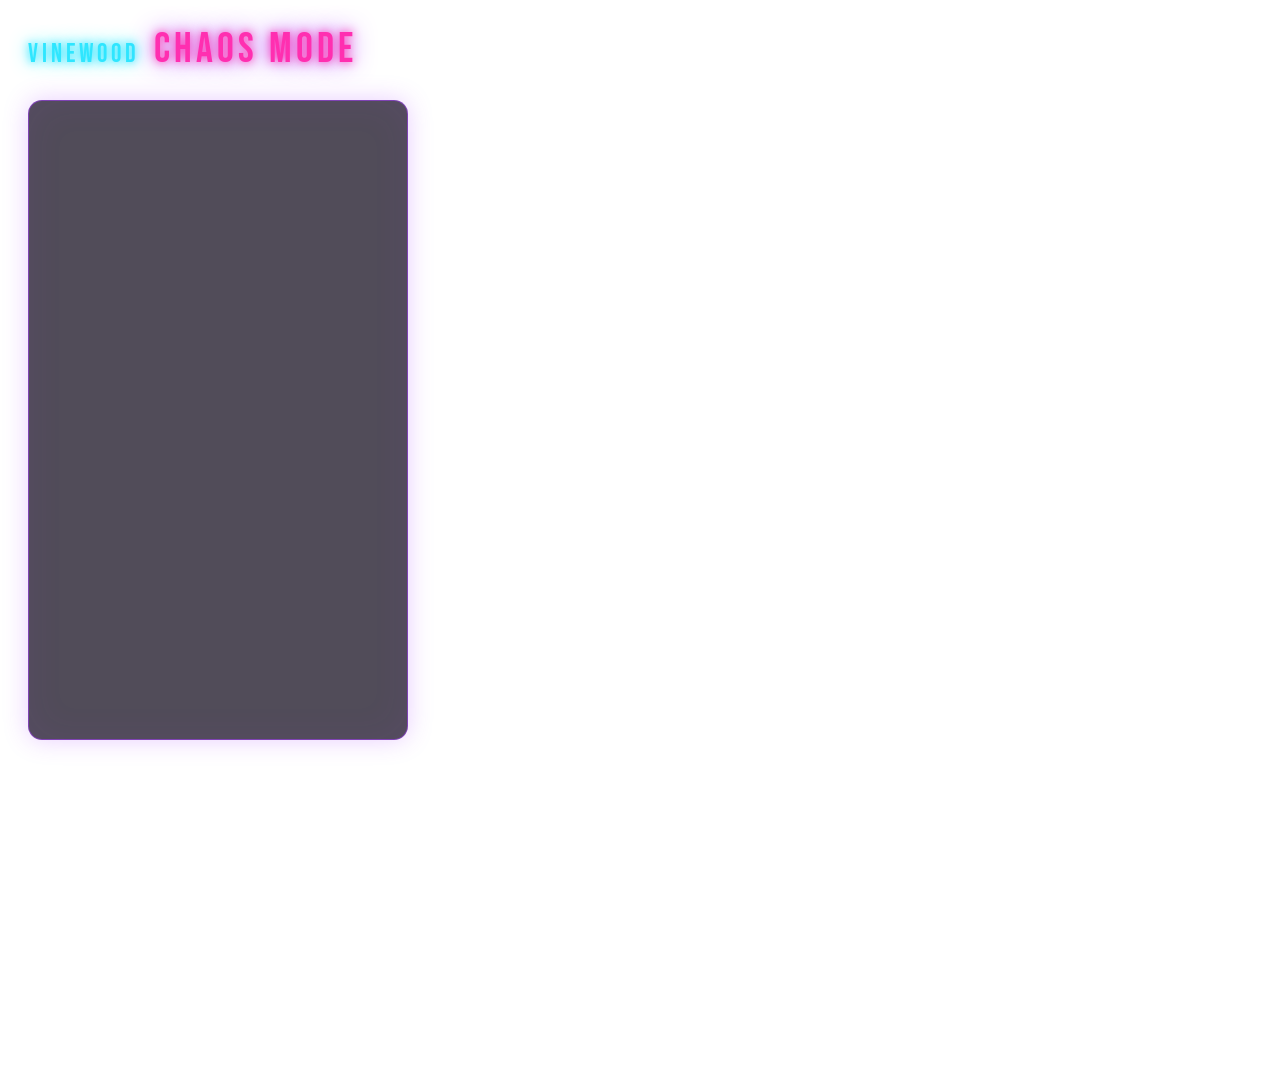
<file: assets/overlay/index.html>
<!doctype html>
<html>
<head>
<meta charset="utf-8">
<title>Chaos Mod Overlay</title>
<link rel="stylesheet" href="style.css">
</head>
<body>
  <div id="root">
    <header class="brand">
      <span class="brand-vine">VINEWOOD</span>
      <span class="brand-chaos">CHAOS MODE</span>
    </header>

    <section id="catalog" class="panel catalog"></section>

    <section id="leaderboard" class="panel leaderboard">
      <h2>Top Chaos Agents</h2>
      <ol id="leaderboard-list"></ol>
    </section>

    <section id="chat" class="panel chat">
      <div id="chat-list"></div>
    </section>

    <div id="alerts"></div>
  </div>

  <script src="app.js"></script>
</body>
</html>
</file>
<file: assets/overlay/style.css>
@import url('https://fonts.googleapis.com/css2?family=Bebas+Neue&family=Chakra+Petch:wght@400;600&display=swap');

:root {
  --neon-pink: #ff2fb0;
  --neon-purple: #a63cff;
  --neon-cyan: #2fe6ff;
  --neon-yellow: #ffe23c;
  --neon-green: #3cffb0;
  --neon-red: #ff3c3c;
  --bg-panel: rgba(15, 8, 26, 0.72);
  --border-glow: rgba(166, 60, 255, 0.55);
  --text-main: #f4e9ff;
  --text-dim: #b9a8d6;
}

* { box-sizing: border-box; }

html, body {
  margin: 0;
  padding: 0;
  background: transparent;
  font-family: 'Chakra Petch', sans-serif;
  color: var(--text-main);
  width: 1920px;
  height: 1080px;
  overflow: hidden;
}

#root {
  position: relative;
  width: 100%;
  height: 100%;
  padding: 28px;
}

.brand {
  position: absolute;
  top: 24px; left: 28px;
  font-family: 'Bebas Neue', sans-serif;
  letter-spacing: 4px;
  display: flex;
  gap: 14px;
  align-items: baseline;
}

.brand-vine {
  font-size: 26px;
  color: var(--neon-cyan);
  text-shadow: 0 0 8px var(--neon-cyan), 0 0 18px var(--neon-cyan);
}

.brand-chaos {
  font-size: 42px;
  color: var(--neon-pink);
  text-shadow: 0 0 10px var(--neon-pink), 0 0 24px var(--neon-purple);
}

.panel {
  background: var(--bg-panel);
  border: 1px solid var(--border-glow);
  border-radius: 14px;
  box-shadow: 0 0 24px rgba(166, 60, 255, 0.25), inset 0 0 40px rgba(166, 60, 255, 0.06);
  backdrop-filter: blur(2px);
  padding: 16px 18px;
}

.panel h2 {
  margin: 0 0 10px;
  font-family: 'Bebas Neue', sans-serif;
  letter-spacing: 2px;
  font-size: 20px;
  color: var(--neon-yellow);
  text-shadow: 0 0 10px rgba(255, 226, 60, 0.6);
}

.catalog {
  position: absolute;
  top: 100px; left: 28px;
  width: 380px;
  height: 640px;
  overflow-y: auto;
}

.catalog-group-title {
  font-family: 'Bebas Neue', sans-serif;
  font-size: 16px;
  letter-spacing: 2px;
  color: var(--neon-cyan);
  margin: 14px 0 6px;
}

.catalog-item {
  display: flex;
  justify-content: space-between;
  align-items: center;
  padding: 6px 8px;
  border-radius: 8px;
  font-size: 14px;
  margin-bottom: 4px;
}

.catalog-item .cmd { color: var(--text-main); font-weight: 600; }
.catalog-item .cost { color: var(--neon-yellow); font-weight: 600; }
.catalog-item.disabled { opacity: 0.35; text-decoration: line-through; }

.tier-Nuisance { border-left: 3px solid var(--neon-green); }
.tier-Disruptive { border-left: 3px solid var(--neon-cyan); }
.tier-Painful { border-left: 3px solid var(--neon-purple); }
.tier-Devastating { border-left: 3px solid var(--neon-red); }
.tier-Blessing { border-left: 3px solid var(--neon-yellow); }
.tier-Ultimate { border-left: 3px solid #fff; box-shadow: 0 0 12px var(--neon-red); }

.leaderboard {
  position: absolute;
  top: 100px; right: 28px;
  width: 320px;
}

.leaderboard ol { margin: 0; padding-left: 20px; }
.leaderboard li { font-size: 15px; margin-bottom: 6px; }
.leaderboard .balance { color: var(--neon-yellow); float: right; }

.chat {
  position: absolute;
  bottom: 28px; right: 28px;
  width: 420px;
  height: 260px;
  overflow: hidden;
  display: flex;
  flex-direction: column-reverse;
}

#chat-list { display: flex; flex-direction: column-reverse; gap: 4px; }

.chat-line { font-size: 13px; opacity: 0.9; }
.chat-line .name { color: var(--neon-cyan); font-weight: 600; margin-right: 6px; }
.chat-line.sub .name { color: var(--neon-pink); }
.chat-line.mod .name { color: var(--neon-green); }

#alerts {
  position: absolute;
  top: 40px; left: 50%;
  transform: translateX(-50%);
  display: flex;
  flex-direction: column;
  align-items: center;
  gap: 10px;
  width: 640px;
}

.alert {
  width: 100%;
  text-align: center;
  padding: 14px 20px;
  border-radius: 12px;
  font-family: 'Bebas Neue', sans-serif;
  font-size: 24px;
  letter-spacing: 1px;
  background: rgba(15, 8, 26, 0.9);
  border: 2px solid var(--neon-pink);
  color: var(--text-main);
  text-shadow: 0 0 10px var(--neon-pink);
  box-shadow: 0 0 30px var(--neon-purple);
  animation: alert-in 0.25s ease-out, alert-out 0.4s ease-in 4.6s forwards;
}

.alert.refund { border-color: var(--neon-cyan); text-shadow: 0 0 10px var(--neon-cyan); }
.alert.clip { border-color: var(--neon-green); text-shadow: 0 0 10px var(--neon-green); }

@keyframes alert-in {
  from { opacity: 0; transform: translateY(-30px) scale(0.9); }
  to { opacity: 1; transform: translateY(0) scale(1); }
}

@keyframes alert-out {
  to { opacity: 0; transform: translateY(-20px) scale(0.95); }
}
</file>
